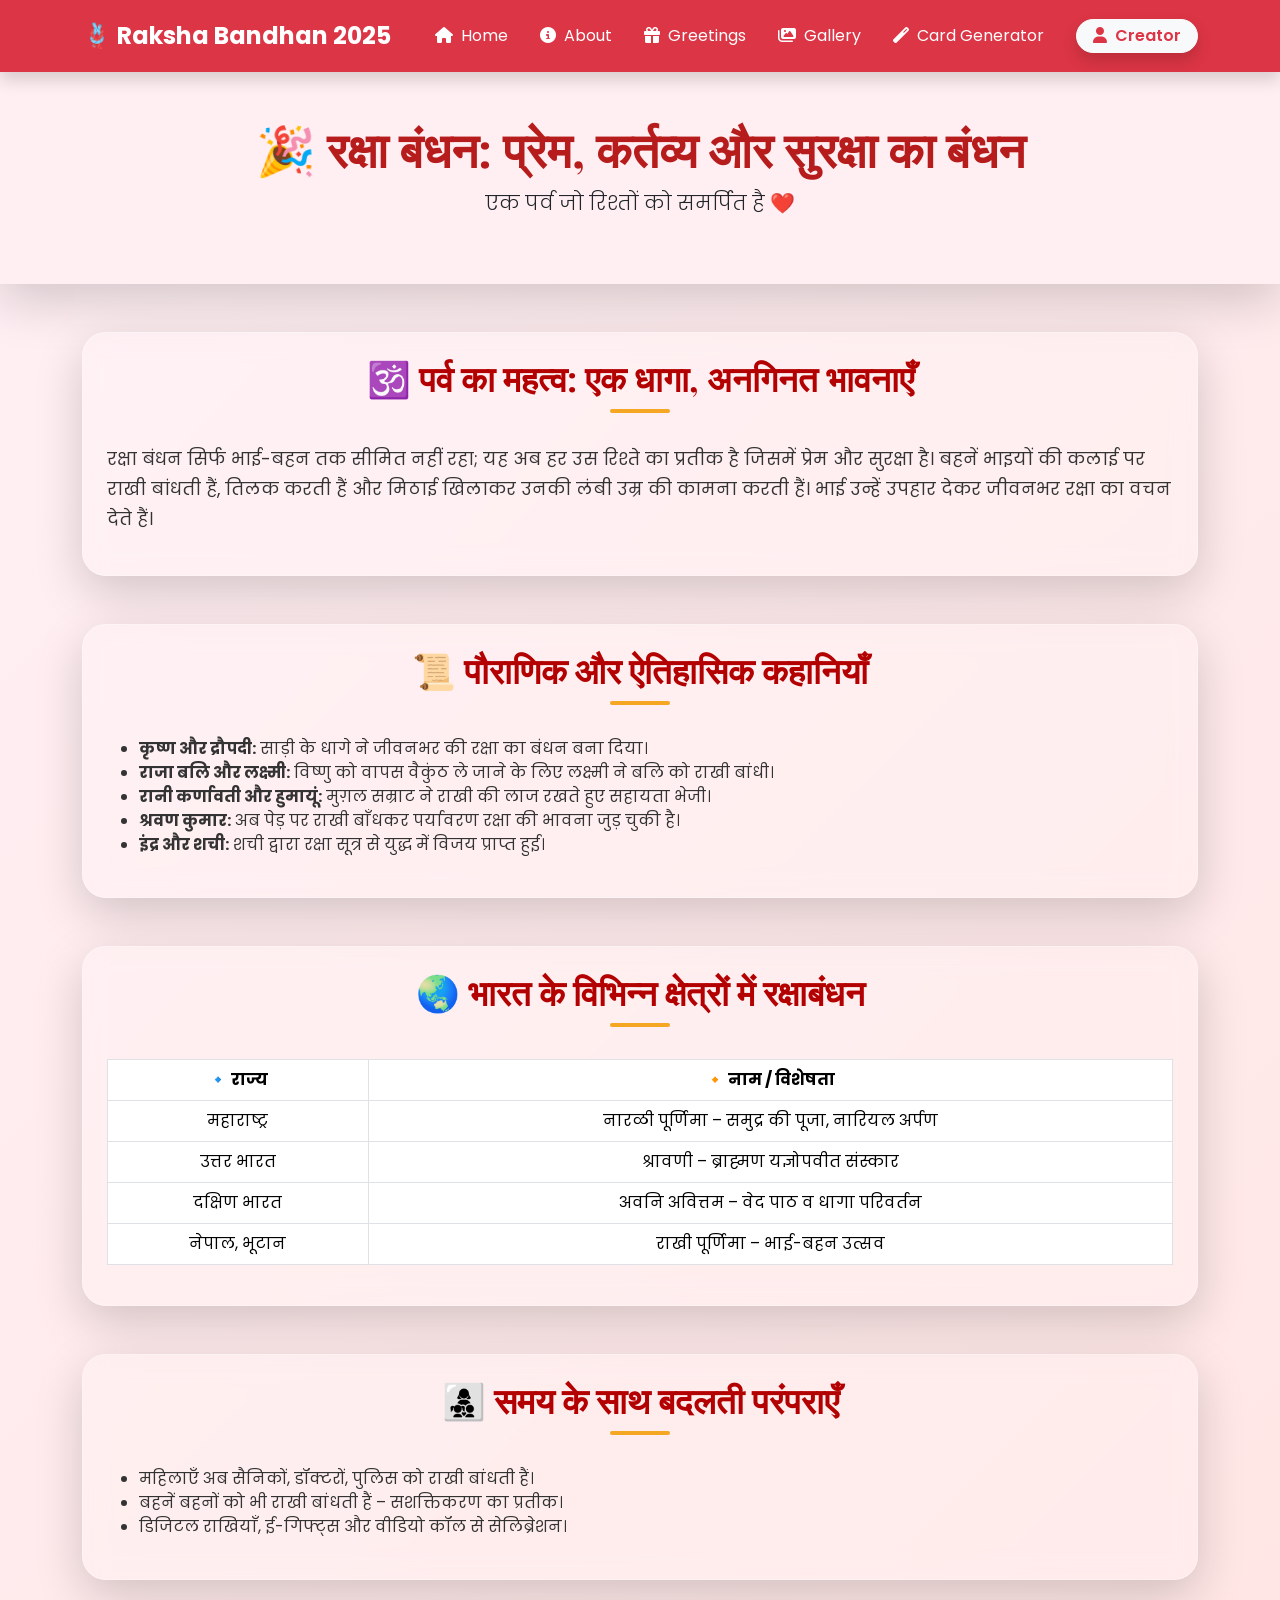
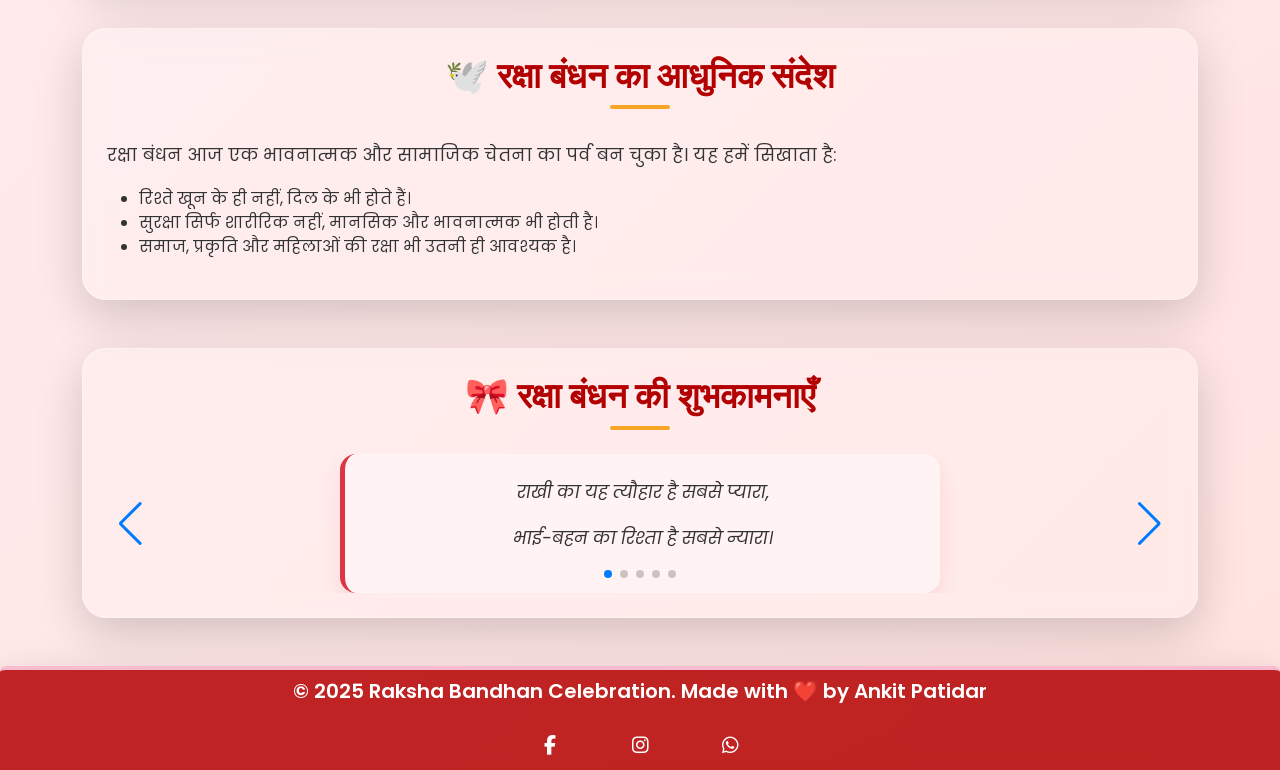
<file: about.html>
<!DOCTYPE html>
<html lang="hi">

<head>
  <meta charset="UTF-8" />
  <meta name="viewport" content="width=device-width, initial-scale=1.0" />
  <title>About Raksha Bandhan – राखी के बारे में</title>
  <link href="https://cdn.jsdelivr.net/npm/bootstrap@5.3.3/dist/css/bootstrap.min.css" rel="stylesheet" />
  <link rel="stylesheet" href="css/style.css" />
  <link rel="stylesheet" href="css/animation.css" />
  <!-- Swiper CSS -->
<link
  rel="stylesheet"
  href="https://cdn.jsdelivr.net/npm/swiper@11/swiper-bundle.min.css"
/>

  
</head>

<body>
  <!-- Header Include -->
  <div id="header"></div>

  <!-- Hero Section -->
  <section class="text-dark text-center py-5 shadow-lg"
  style="background-color: #ffeef2;">
  <div class="container">
    <h1 class="display-5 fw-bold">🎉 रक्षा बंधन: प्रेम, कर्तव्य और सुरक्षा का बंधन</h1>
    <p class="lead">एक पर्व जो रिश्तों को समर्पित है ❤️</p>
  </div>
</section>


  <!-- About Raksha Bandhan -->
  <section class="container my-5">
    <div class="p-4 glass-bg shadow-lg">
      <h2>🕉️ पर्व का महत्व: एक धागा, अनगिनत भावनाएँ</h2>
      <p>रक्षा बंधन सिर्फ भाई-बहन तक सीमित नहीं रहा; यह अब हर उस रिश्ते का प्रतीक है जिसमें प्रेम और सुरक्षा है। बहनें भाइयों की कलाई पर राखी बांधती हैं, तिलक करती हैं और मिठाई खिलाकर उनकी लंबी उम्र की कामना करती हैं। भाई उन्हें उपहार देकर जीवनभर रक्षा का वचन देते हैं।</p>
    </div>
  </section>

  <!-- Mythological Stories -->
  <section class="container my-5">
    <div class="p-4 glass-bg shadow-lg">
      <h2>📜 पौराणिक और ऐतिहासिक कहानियाँ</h2>
      <ul>
        <li><strong>कृष्ण और द्रौपदी:</strong> साड़ी के धागे ने जीवनभर की रक्षा का बंधन बना दिया।</li>
        <li><strong>राजा बलि और लक्ष्मी:</strong> विष्णु को वापस वैकुंठ ले जाने के लिए लक्ष्मी ने बलि को राखी बांधी।</li>
        <li><strong>रानी कर्णावती और हुमायूं:</strong> मुग़ल सम्राट ने राखी की लाज रखते हुए सहायता भेजी।</li>
        <li><strong>श्रवण कुमार:</strong> अब पेड़ पर राखी बाँधकर पर्यावरण रक्षा की भावना जुड़ चुकी है।</li>
        <li><strong>इंद्र और शची:</strong> शची द्वारा रक्षा सूत्र से युद्ध में विजय प्राप्त हुई।</li>
      </ul>
    </div>
  </section>

  <!-- Regional Variations -->
  <section class="container my-5">
    <div class="p-4 glass-bg shadow-lg">
      <h2>🌏 भारत के विभिन्न क्षेत्रों में रक्षाबंधन</h2>
      <div class="table-responsive">
        <table class="table table-bordered text-center align-middle">
          <thead>
            <tr>
              <th>🔹 राज्य</th>
              <th>🔸 नाम / विशेषता</th>
            </tr>
          </thead>
          <tbody>
            <tr>
              <td>महाराष्ट्र</td>
              <td>नारळी पूर्णिमा – समुद्र की पूजा, नारियल अर्पण</td>
            </tr>
            <tr>
              <td>उत्तर भारत</td>
              <td>श्रावणी – ब्राह्मण यज्ञोपवीत संस्कार</td>
            </tr>
            <tr>
              <td>दक्षिण भारत</td>
              <td>अवनि अवित्तम – वेद पाठ व धागा परिवर्तन</td>
            </tr>
            <tr>
              <td>नेपाल, भूटान</td>
              <td>राखी पूर्णिमा – भाई-बहन उत्सव</td>
            </tr>
          </tbody>
        </table>
      </div>
    </div>
  </section>

  <!-- Changing Traditions -->
  <section class="container my-5">
    <div class="p-4 glass-bg shadow-lg">
      <h2>👩‍👧‍👦 समय के साथ बदलती परंपराएँ</h2>
      <ul>
        <li>महिलाएँ अब सैनिकों, डॉक्टरों, पुलिस को राखी बांधती हैं।</li>
        <li>बहनें बहनों को भी राखी बांधती हैं – सशक्तिकरण का प्रतीक।</li>
        <li>डिजिटल राखियाँ, ई-गिफ्ट्स और वीडियो कॉल से सेलिब्रेशन।</li>
      </ul>
    </div>
  </section>

  <!-- Modern Message -->
  <section class="container my-5">
    <div class="p-4 glass-bg shadow-lg">
      <h2>🕊️ रक्षा बंधन का आधुनिक संदेश</h2>
      <p>रक्षा बंधन आज एक भावनात्मक और सामाजिक चेतना का पर्व बन चुका है। यह हमें सिखाता है:</p>
      <ul>
        <li>रिश्ते खून के ही नहीं, दिल के भी होते हैं।</li>
        <li>सुरक्षा सिर्फ शारीरिक नहीं, मानसिक और भावनात्मक भी होती है।</li>
        <li>समाज, प्रकृति और महिलाओं की रक्षा भी उतनी ही आवश्यक है।</li>
      </ul>
    </div>
  </section>

  <!-- Wishes Swiper Slider -->
<section class="container my-5">
  <div class="p-4 glass-bg shadow-lg text-center">
    <h2 class="mb-4">🎀 रक्षा बंधन की शुभकामनाएँ</h2>

    <!-- Swiper -->
    <div class="swiper mySwiper">
      <div class="swiper-wrapper">

        <div class="swiper-slide">
          <div class="quote-box">
            <p>राखी का यह त्यौहार है सबसे प्यारा,</p>
            <p>भाई-बहन का रिश्ता है सबसे न्यारा।</p>
          </div>
        </div>

        <div class="swiper-slide">
          <div class="quote-box">
            <p>एक धागा जो भावनाओं को जोड़ता है,</p>
            <p>हर रिश्ता उसमें और मजबूत होता है।</p>
          </div>
        </div>

        <div class="swiper-slide">
          <div class="quote-box">
            <p>रिश्तों की मिठास है राखी का त्योहार,</p>
            <p>भाई-बहन के स्नेह का अमिट उपहार।</p>
          </div>
        </div>

        <div class="swiper-slide">
          <div class="quote-box">
            <p>तू है मेरी बहना सबसे खास,</p>
            <p>तेरी राखी से जुड़ा हर एहसास।</p>
          </div>
        </div>

        <div class="swiper-slide">
          <div class="quote-box">
            <p>रक्षा का वादा, साथ निभाने का इरादा,</p>
            <p>हर राखी में छुपा होता है स्नेह का धागा।</p>
          </div>
        </div>

      </div>

      <!-- Swiper Navigation -->
      <div class="swiper-button-next"></div>
      <div class="swiper-button-prev"></div>
      <div class="swiper-pagination mt-3"></div>
    </div>
  </div>
</section>

  

  <!-- Footer Include -->
  <div id="footer"></div>

  <!-- Bootstrap & Custom JS -->
  <script src="https://cdn.jsdelivr.net/npm/bootstrap@5.3.3/dist/js/bootstrap.bundle.min.js"></script>
  <script src="https://cdn.jsdelivr.net/npm/swiper@11/swiper-bundle.min.js"></script>

  <script src="js/main.js"></script>
</body>
</html>
</file>
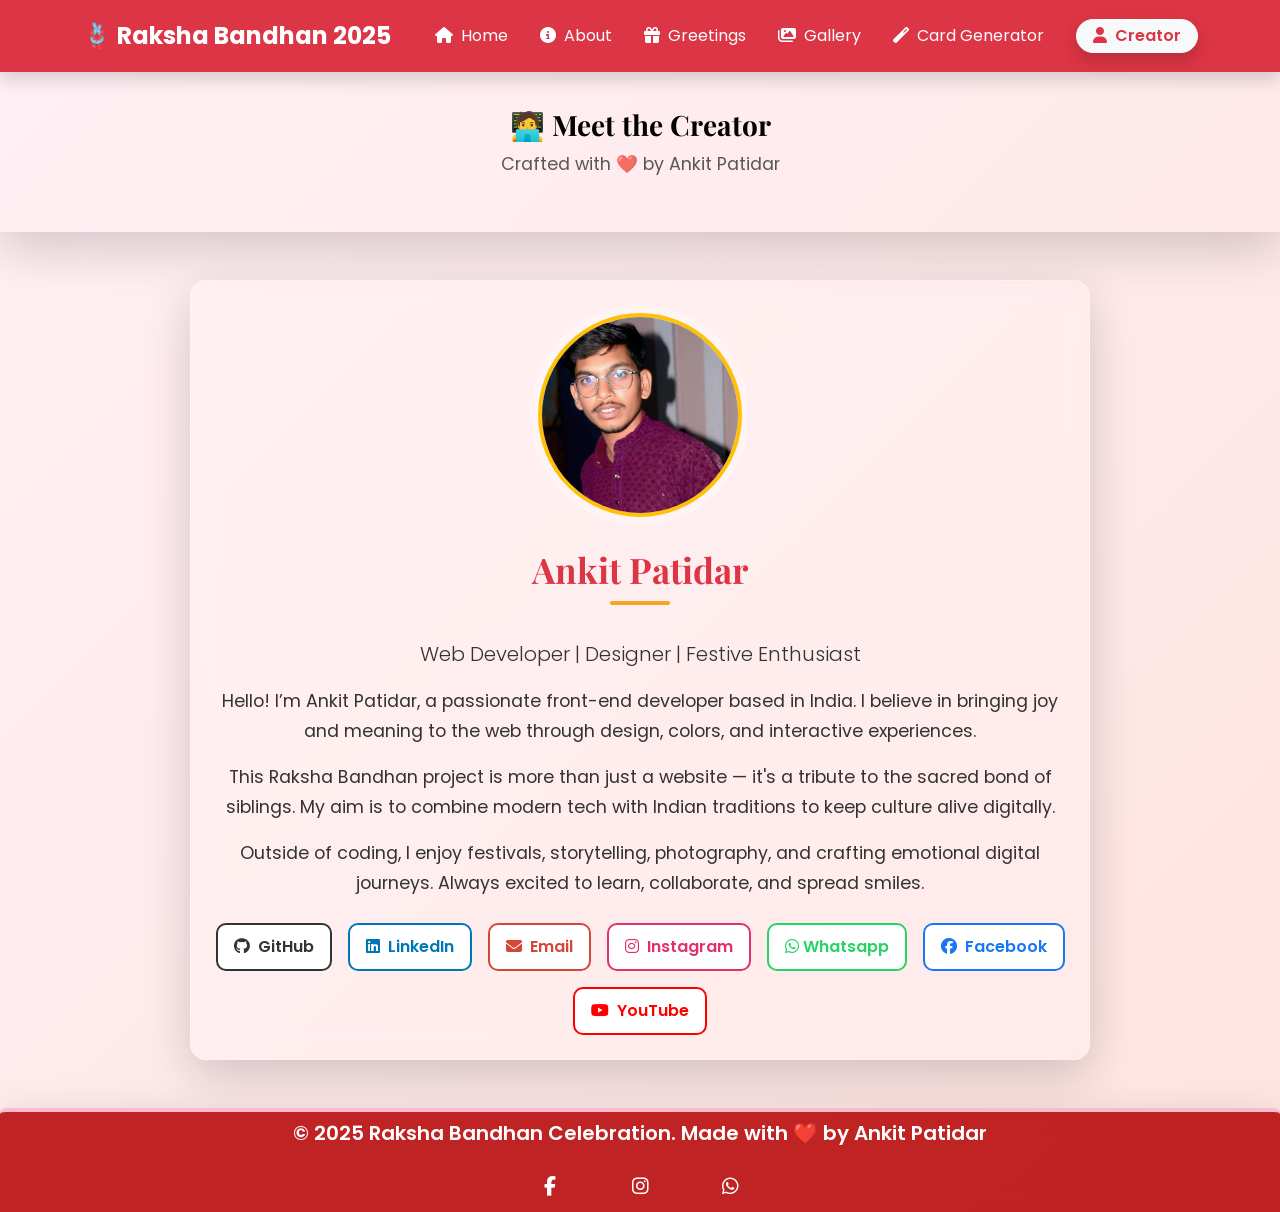
<file: creator.html>
<!DOCTYPE html>
<html lang="en">
<head>
  <meta charset="UTF-8" />
  <meta name="viewport" content="width=device-width, initial-scale=1.0"/>
  <title>About the Creator – Ankit Patidar</title>

  <!-- Bootstrap -->
  <link rel="stylesheet" href="https://cdn.jsdelivr.net/npm/bootstrap@5.3.3/dist/css/bootstrap.min.css"/>

  <!-- Font Awesome -->
  <link rel="stylesheet" href="https://cdnjs.cloudflare.com/ajax/libs/font-awesome/6.5.0/css/all.min.css" />

  <!-- AOS Animation -->
  <link href="https://unpkg.com/aos@2.3.4/dist/aos.css" rel="stylesheet">

  <!-- Custom CSS -->
  <link rel="stylesheet" href="css/style.css" />
</head>
<body>

  <!-- Header -->
  <div id="header"></div>

  <!-- Hero Section -->
  <section class="text-center py-4 shadow-lg creator-hero">
  <div class="container">
    <h1 class="fw-bold h3">🧑‍💻 Meet the Creator</h1>
    <p class="text-muted">Crafted with ❤️ by Ankit Patidar</p>
  </div>
</section>


  <!-- Creator Profile Section -->
  <section class="container my-5">
    <div class="d-flex justify-content-center">
      <div class="glass-bg p-4 rounded-4 shadow-lg text-center" style="max-width: 900px;" data-aos="zoom-in">

        <!-- Image -->
        <div class="glass-img p-2 rounded-circle mx-auto mb-4" style="width: 220px; height: 220px;">
          <img src="/image/ankit.jpg" alt="Ankit Patidar" class="img-fluid rounded-circle profile-img" />
        </div>

        <!-- Text -->
        <h2 class="text-danger">Ankit Patidar</h2>
        <p class="lead">Web Developer | Designer | Festive Enthusiast</p>
        <p>Hello! I’m Ankit Patidar, a passionate front-end developer based in India. I believe in bringing joy and meaning to the web through design, colors, and interactive experiences.</p>
        <p>This Raksha Bandhan project is more than just a website — it's a tribute to the sacred bond of siblings. My aim is to combine modern tech with Indian traditions to keep culture alive digitally.</p>
        <p>Outside of coding, I enjoy festivals, storytelling, photography, and crafting emotional digital journeys. Always excited to learn, collaborate, and spread smiles.</p>

        <!-- Social Links -->
       <div class="mt-4 d-flex flex-wrap justify-content-center gap-3">
  <a href="https://github.com/Ankitrupayla" target="_blank" class="btn social-btn github">
    <i class="fab fa-github me-1"></i> GitHub
  </a>
  <a href="https://www.linkedin.com/in/ankit-patidar-6b039026a?utm_source=share&utm_campaign=share_via&utm_content=profile&utm_medium=android_app  target="_blank" class="btn social-btn linkedin">
    <i class="fab fa-linkedin me-1"></i> LinkedIn
  </a>
  <a href="mailto:ankitrupayla@gmail.com" class="btn social-btn email">
    <i class="fas fa-envelope me-1"></i> Email
  </a>
  <a href="https://www.instagram.com/ankit.rupayla_/" target="_blank" class="btn social-btn instagram">
    <i class="fab fa-instagram me-1"></i> Instagram
  </a>
  <a href="https://wa.me/7440989857"  target="_blank" class="btn social-btn twitter">
    <i class="fab fa-whatsapp"></i> Whatsapp
  </a>
  <a href="https://www.facebook.com/ankit.patidar.766386" target="_blank" class="btn social-btn facebook">
    <i class="fab fa-facebook me-1"></i> Facebook
  </a>
  <a href="https://www.youtube.com/channel/UCk8OEdX99Kn2xGMNr9gABng target="_blank" class="btn social-btn youtube">
    <i class="fab fa-youtube me-1"></i> YouTube
  </a>
</div>

      </div>
    </div>
  </section>

  <!-- Footer -->
  <div id="footer"></div>

  <!-- Scripts -->
  <script src="https://cdn.jsdelivr.net/npm/bootstrap@5.3.3/dist/js/bootstrap.bundle.min.js"></script>
  <script src="https://unpkg.com/aos@2.3.4/dist/aos.js"></script>
  <script>
    AOS.init();
  </script>
  <script src="js/main.js"></script>
</body>
</html>
</file>
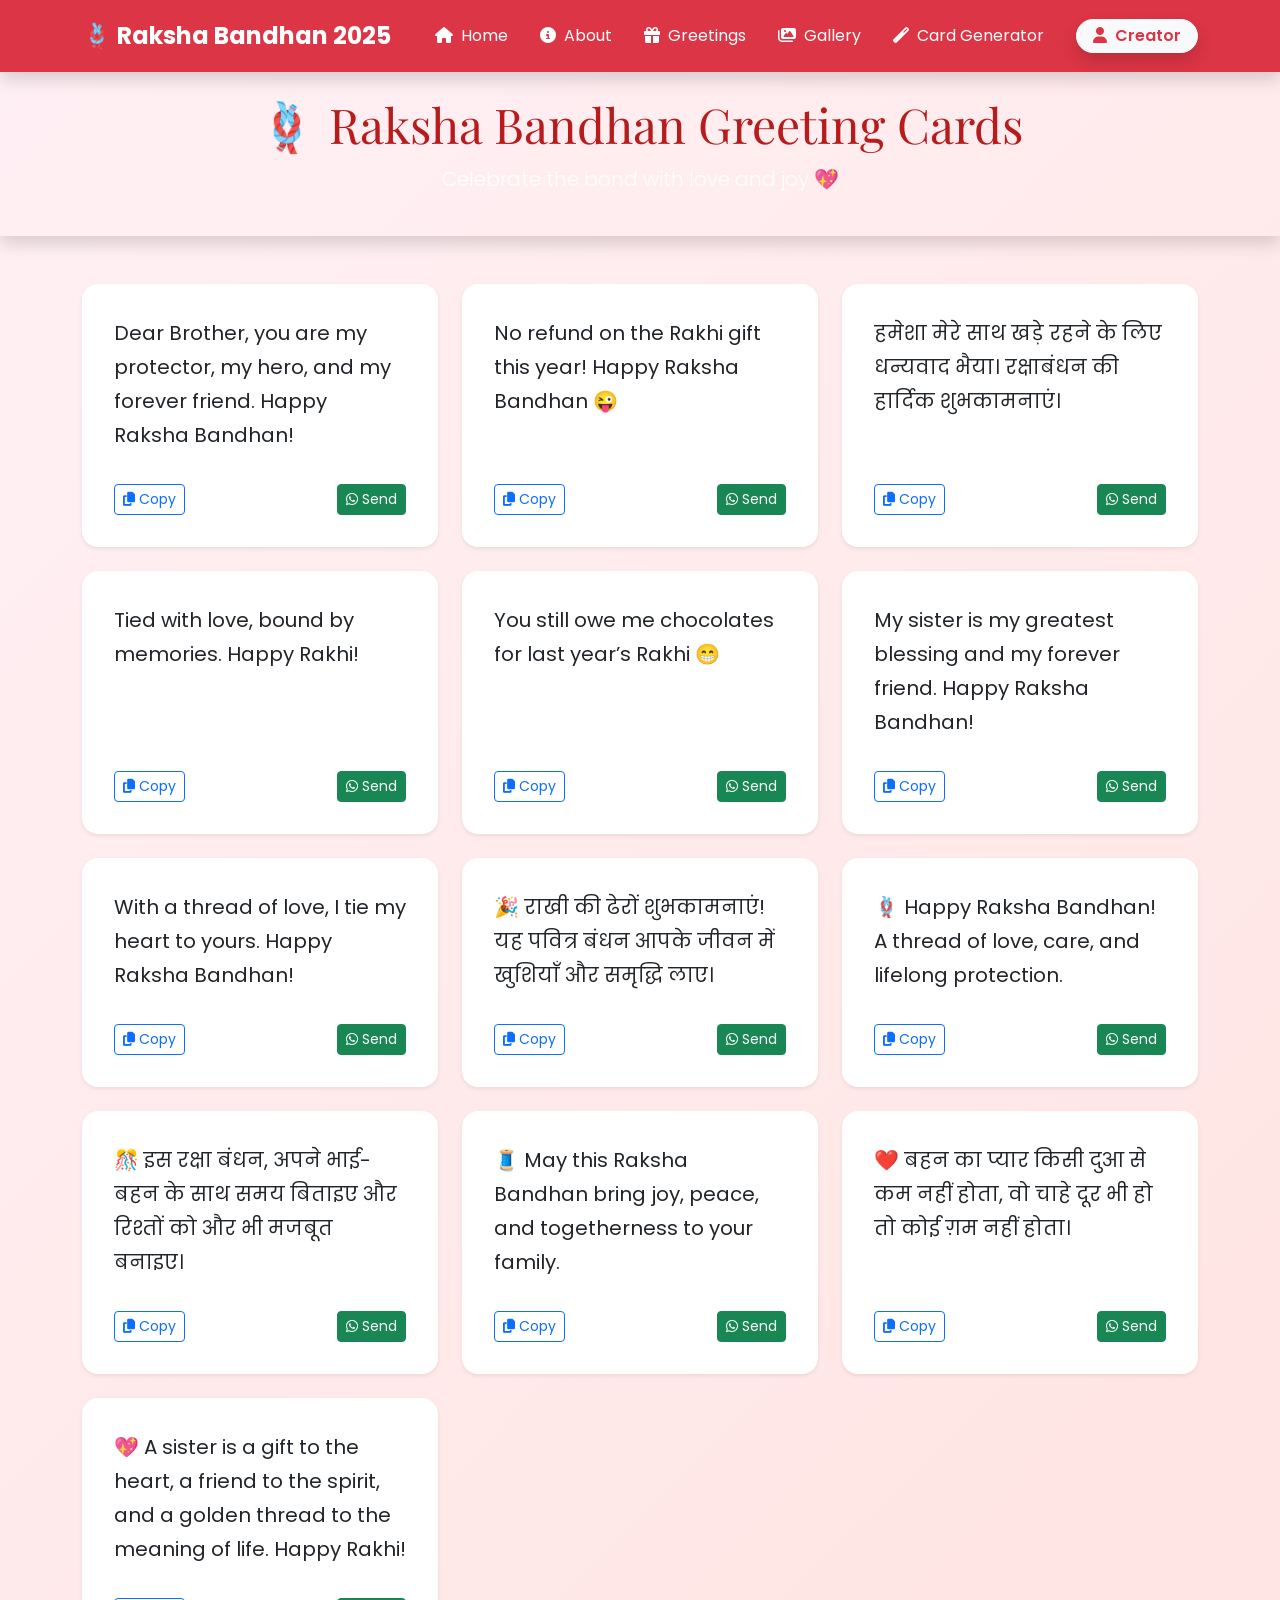
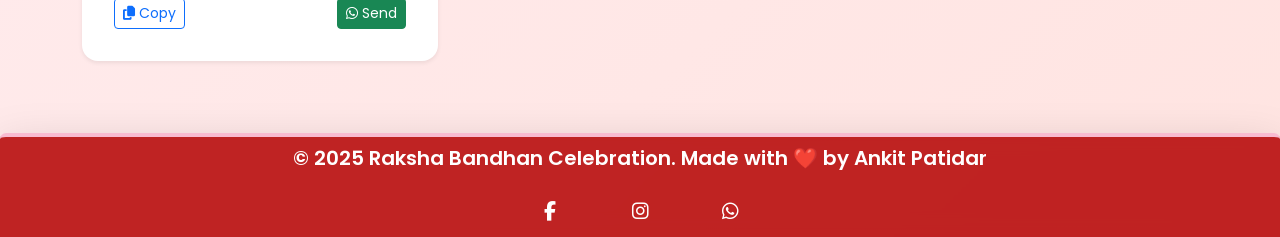
<file: greeting.html>
<!DOCTYPE html>
<html lang="en">
<head>
  <meta charset="UTF-8" />
  <meta name="viewport" content="width=device-width, initial-scale=1.0" />
  <title>Raksha Bandhan Greetings</title>

  <!-- Bootstrap -->
  <link href="https://cdn.jsdelivr.net/npm/bootstrap@5.3.3/dist/css/bootstrap.min.css" rel="stylesheet" />
  <!-- Font Awesome for icons -->
  <link rel="stylesheet" href="https://cdnjs.cloudflare.com/ajax/libs/font-awesome/6.5.0/css/all.min.css" />
  <!-- Custom CSS -->
  <link rel="stylesheet" href="css/style.css" />
</head>
<body>
  <!-- Header Include -->
  <div id="header"></div>
  <header class="text-white text-center py-4 shadow custom-header">
  <h1 class="display-5">🪢 Raksha Bandhan Greeting Cards</h1>
  <p class="lead">Celebrate the bond with love and joy 💖</p>
</header>

  <main class="container my-5">
    <div class="row" id="greetings-container">
      <!-- Greeting cards will be injected here -->
    </div>
  </main>

  <!-- Footer Include -->
  <div id="footer"></div>

  <!-- Script -->
  <script src="js/greeting.js"></script>
    <script src="js/main.js"></script>

</body>
</html>
</file>
<file: css/animation.css>
/* ================================
   animation.css – Custom Animations
   ================================ */

/* -------------------------------
   Rakhi Float Animation
---------------------------------- */
@keyframes rakhiFloat {
  0% { transform: translateY(0); }
  50% { transform: translateY(-10px); }
  100% { transform: translateY(0); }
}

.rakhi-float {
  animation: rakhiFloat 3s ease-in-out infinite;
}

/* -------------------------------
   Confetti Pop Animation
---------------------------------- */
@keyframes confettiPop {
  0% {
    opacity: 0;
    transform: translateY(0) scale(0.5);
  }
  50% {
    opacity: 1;
    transform: translateY(-100px) scale(1);
  }
  100% {
    opacity: 0;
    transform: translateY(-200px) scale(0.5);
  }
}

.confetti {
  width: 10px;
  height: 10px;
  background-color: #f5a623;
  position: absolute;
  animation: confettiPop 1.5s ease-out forwards;
  z-index: 1050; /* above Bootstrap components */
  border-radius: 50%;
}

/* Extra Confetti Colors for Random Mix */
.confetti.red { background-color: #e74c3c; }
.confetti.blue { background-color: #3498db; }
.confetti.green { background-color: #2ecc71; }
.confetti.purple { background-color: #9b59b6; }
.confetti.yellow { background-color: #f1c40f; }

/* -------------------------------
   Card Flip Animation – Bootstrap 3D
---------------------------------- */
.card-flip {
  perspective: 1000px;
  transform-style: preserve-3d;
  cursor: pointer;
}

.card-flip-inner {
  position: relative;
  width: 100%;
  height: 100%;
  transform-style: preserve-3d;
  transition: transform 0.8s cubic-bezier(0.4, 0.2, 0.2, 1);
  will-change: transform;
}

.card-flip:hover .card-flip-inner,
.card-flip-inner.flipped {
  transform: rotateY(180deg);
}

.card-front,
.card-back {
  position: absolute;
  width: 100%;
  height: 100%;
  backface-visibility: hidden;
  border-radius: 1rem;
  overflow: hidden;
  box-shadow: 0 0.5rem 1rem rgba(0,0,0,0.15);
}

.card-front {
  background: #fff;
}

.card-back {
  background: #ffecec;
  transform: rotateY(180deg);
}

/* -------------------------------
   Fade-in On Scroll
---------------------------------- */
.fade-in {
  opacity: 0;
  transform: translateY(30px);
  transition: opacity 1s ease-out, transform 1s ease-out;
  will-change: opacity, transform;
}

.fade-in.visible {
  opacity: 1;
  transform: translateY(0);
}

/* Fade-in from Left and Right */
.fade-in-left {
  opacity: 0;
  transform: translateX(-50px);
  transition: opacity 1s ease, transform 1s ease;
}

.fade-in-right {
  opacity: 0;
  transform: translateX(50px);
  transition: opacity 1s ease, transform 1s ease;
}

.fade-in-left.visible,
.fade-in-right.visible {
  opacity: 1;
  transform: translateX(0);
}

/* -------------------------------
   Countdown Blink
---------------------------------- */
@keyframes blink {
  0%, 100% { visibility: visible; }
  50% { visibility: hidden; }
}

.blink {
  animation: blink 1s steps(2, start) infinite;
}

/* -------------------------------
   Bootstrap 3D Button Effect
---------------------------------- */
.btn-3d {
  position: relative;
  border: none;
  outline: none;
  background-color: #dc3545;
  color: white;
  padding: 0.75rem 1.5rem;
  font-weight: bold;
  border-radius: 0.5rem;
  box-shadow: 0 0.3rem #a71d2a;
  transition: all 0.2s ease;
}

.btn-3d:hover {
  box-shadow: 0 0.1rem #a71d2a;
  transform: translateY(2px);
}

.btn-3d:active {
  box-shadow: 0 0 #a71d2a;
  transform: translateY(4px);
}

/* -------------------------------
   Accessibility – Reduce Motion
---------------------------------- */
@media (prefers-reduced-motion: reduce) {
  .rakhi-float,
  .confetti,
  .card-flip-inner,
  .fade-in,
  .fade-in-left,
  .fade-in-right,
  .blink {
    animation: none !important;
    transition: none !important;
  }
}
/* animation.css – Custom Animations */

@keyframes rakhiFloat {
  0% { transform: translateY(0); }
  50% { transform: translateY(-10px); }
  100% { transform: translateY(0); }
}
</file>
<file: css/style.css>
/* =======================================
   style.css – Main Raksha Bandhan Styles
   Cleaned & Optimized with Bootstrap 5
========================================== */

/* Import Fonts */
@import url('https://fonts.googleapis.com/css2?family=Poppins:wght@400;600&family=Playfair+Display:wght@600&display=swap');

/* Global Styles */
body {
  font-family: 'Poppins', sans-serif, Arial, sans-serif;
  background: linear-gradient(135deg, #fff0f5, #ffe4e1);
  color: #333;
  overflow-x: hidden;
  margin: 0;
  padding: 0;
}

h1, h2, h3, h4, h5, h6 {
  font-family: 'Playfair Display', serif;
  color: #b71c1c;
}

p {
  font-size: 1.1rem;
  line-height: 1.7;
}

/* Hero Section */
.hero-section {
  background: linear-gradient(-45deg, #ff5e62, #ff9966, #ff5e62, #ffc371);
  background-size: cover;
  color: gold;
  min-height: 50vh;
  display: flex;
  align-items: center;
  justify-content: center;
  position: relative;
  animation: gradientBG 12s ease infinite;
}

.hero-section .lead {
  color: lightcoral;
}

.hero-section .overlay {
  background: rgba(0, 0, 0, 0.5);
  padding: 3rem;
  border-radius: 2rem;
  text-align: center;
  color: white;
  max-width: 900px;
  position: relative;
  z-index: 1;
}

/* Section Headings */
section h2 {
  font-weight: 700;
  font-size: 2.2rem;
  text-align: center;
  margin-bottom: 2rem;
  color: #b30000;
  position: relative;
}

section h2::after {
  content: '';
  width: 60px;
  height: 4px;
  background: #f5a623;
  display: block;
  margin: 10px auto 0;
  border-radius: 2px;
}

section h3 {
  font-weight: 600;
}

/* Buttons */
.btn-warning {
  background-color: #f5a623;
  border: none;
  color: white;
  font-weight: bold;
  padding: 0.75rem 1.5rem;
  border-radius: 1rem;
  transition: transform 0.3s ease, box-shadow 0.3s ease;
}

.btn-warning:hover {
  transform: translateY(-3px) scale(1.05);
  box-shadow: 0 6px 20px rgba(245, 166, 35, 0.6);
}

#download-btn:hover {
  background-color: #28a745;
  color: #fff;
  box-shadow: 0 0 10px #28a745;
}

#share-btn:hover {
  background-color: #007bff;
  color: #fff;
  box-shadow: 0 0 10px #007bff;
}

/* Cards & Components */
.card-style {
  background: rgba(255, 255, 255, 0.2);
  backdrop-filter: blur(12px);
  border-radius: 20px;
  border: 1px solid rgba(255, 255, 255, 0.3);
  box-shadow: 0 8px 24px rgba(0, 0, 0, 0.15);
  transition: transform 0.3s ease, box-shadow 0.3s ease;
}

.card-style:hover {
  transform: scale(1.01);
  box-shadow: 0 12px 30px rgba(255, 105, 180, 0.4);
}

.card-rakhi-animation {
  position: absolute;
  top: -20px;
  right: -10px;
  width: 80px;
  opacity: 0.9;
  z-index: 1;
  animation: rakhiFloat 3s infinite ease-in-out;
}

/* Swiper Image Gallery */
.swiper {
  width: 100%;
  padding: 20px 0 40px;
}

.swiper-slide {
  display: flex;
  align-items: center;
  justify-content: center;
  text-align: center;
}

.swiper-slide img,
.memory-image {
  max-height: 400px;
  object-fit: cover;
  border-radius: 1rem;
  margin: auto;
  box-shadow: 0 4px 12px rgba(0, 0, 0, 0.15);
}

/* Quotes */
.quote-box {
  font-style: italic;
  background: #fff3f3;
  border-left: 5px solid #dc3545;
  padding: 1.5rem;
  border-radius: 1rem;
  max-width: 600px;
  margin: 0 auto;
  box-shadow: 0 10px 20px rgba(220, 53, 69, 0.1);
}

/* Count Box */
.count-box {
  background: #fff;
  color: #d63384;
  padding: 0.5rem 1.25rem;
  border-radius: 10px;
  font-weight: bold;
  font-size: 1.1rem;
  box-shadow: 0 0 12px rgba(214, 51, 132, 0.4);
  display: inline-block;
}

/* Footer */
footer {
  background: rgba(136, 14, 79, 0.95);
  color: white;
  padding: 2rem 0;
  text-align: center;
  border-top: 4px solid #f8bbd0;
  box-shadow: 0 -5px 20px rgba(0, 0, 0, 0.2);
}

footer p {
  margin-bottom: 0.5rem;
  font-size: 1rem;
}

footer a {
  color: #fff;
  font-size: 1.5rem;
  margin: 0 0.75rem;
  transition: color 0.3s ease, transform 0.3s ease;
}

footer a:hover {
  color: #ffeb3b;
  transform: scale(1.2);
}

/* Table Styling */
table {
  background: white;
}

th {
  background-color: #ffe0e0;
}

/* Frosted Glass & Effects */
.glass,
.glass-bg {
  background: rgba(255, 255, 255, 0.2);
  backdrop-filter: blur(12px);
  -webkit-backdrop-filter: blur(12px);
  border: 1px solid rgba(255, 255, 255, 0.3);
  box-shadow: 0 8px 32px rgba(31, 38, 135, 0.2);
  border-radius: 1.5rem;
  transition: transform 0.4s ease, box-shadow 0.3s ease;
}

.glass-bg:hover {
  transform: perspective(1000px) rotateY(2deg) scale(1.02);
  box-shadow: 0 10px 30px rgba(0, 0, 0, 0.2);
}

.glass-img {
  background: rgba(255, 255, 255, 0.15);
  backdrop-filter: blur(6px);
  overflow: hidden;
}

.profile-img {
  width: 100%;
  height: 100%;
  object-fit: cover;
  border: 4px solid #ffc107;
  transition: transform 0.4s ease, box-shadow 0.4s ease;
}

.glass-img:hover .profile-img {
  transform: scale(1.08);
  box-shadow: 0 0 25px rgba(255, 215, 0, 0.7);
}

/* Animation Utilities */
.animated-zoom {
  transition: all 0.4s ease-in-out;
}

.animated-zoom:hover {
  transform: scale(1.05);
}

.shadow-3d {
  box-shadow: 0 6px 20px rgba(0, 0, 0, 0.15);
  transition: box-shadow 0.3s ease-in-out;
}

.shadow-3d:hover {
  box-shadow: 0 12px 40px rgba(0, 0, 0, 0.3);
}

@keyframes rakhiFloat {
  0% { transform: translateY(0); }
  50% { transform: translateY(-10px); }
  100% { transform: translateY(0); }
}

/* Social Media Buttons */
.social-btn {
  font-weight: 600;
  padding: 10px 16px;
  border-radius: 10px;
  background-color: white;
  transition: all 0.3s ease;
  border: 2px solid transparent;
  color: #333;
}

.social-btn:hover {
  transform: translateY(-3px) scale(1.03);
  background-color: #f9f9f9;
  box-shadow: 0 0 10px rgba(0, 0, 0, 0.08);
  text-decoration: none;
}

.github { color: #333; border-color: #333; }
.github:hover { background-color: #333; color: white; }

.linkedin { color: #0077B5; border-color: #0077B5; }
.linkedin:hover { background-color: #0077B5; color: white; }

.email { color: #D44638; border-color: #D44638; }
.email:hover { background-color: #D44638; color: white; }

.instagram { color: #E1306C; border-color: #E1306C; }
.instagram:hover { background-color: #E1306C; color: white; }

.twitter { color:#25D366; border-color: #25D366; }
.twitter:hover { background-color: #25D366; color: white; }

.facebook { color: #1877F2; border-color: #1877F2; }
.facebook:hover { background-color: #1877F2; color: white; }

.youtube { color: #FF0000; border-color: #FF0000; }
.youtube:hover { background-color: #FF0000; color: white; }

.creator-hero {
  background-color: transparent;
  color: #000;
  min-height: 160px;
  display: flex;
  align-items: center;
  justify-content: center;
}

.creator-hero h1,
.creator-hero p {
  color: #000;
}

.icon-circle {
  display: inline-flex;
  align-items: center;
  justify-content: center;
  width: 42px;
  height: 42px;
  border-radius: 50%;
  color: white;
  text-decoration: none !important;
  transition: all 0.3s ease;
  font-size: 1.2rem;
}

.icon-circle:hover {
  color: white;
  transform: scale(1.1);
}

.bg-facebook:hover { background-color: #1877F2; }
.bg-instagram:hover {
  background: linear-gradient(45deg, #833ab4, #c13584, #e1306c, #fd1d1d, #f56040);
}
.bg-twitter:hover { background-color: #1DA1F2; }
.bg-whatsapp:hover { background-color: #25D366; }

.overlay.glass {
  background: rgba(255, 255, 255, 0.1);
  backdrop-filter: blur(10px);
  -webkit-backdrop-filter: blur(10px);
  border: 1px solid rgba(255, 255, 255, 0.2);
  box-shadow: 0 8px 32px 0 rgba(31, 38, 135, 0.37);
  color: #fff;
}

.overlay.glass h1 { color: #ffe7ad; }
.overlay.glass p,
.overlay.glass span { color: #fff9e6; }
.overlay.glass a.btn-warning { color: #000; }

.glow-on-hover:hover {
  box-shadow: 0 0 20px #ffc107, 0 0 30px #ffc107, 0 0 40px #ffc107;
  transform: scale(1.05);
  transition: all 0.3s ease-in-out;
}

@keyframes gradientBG {
  0% { background-position: 0% 50%; }
  50% { background-position: 100% 50%; }
  100% { background-position: 0% 50%; }
}

.frosted-countdown-card {
  background: rgba(255, 193, 7, 0.3);
  backdrop-filter: blur(10px) saturate(180%);
  -webkit-backdrop-filter: blur(10px) saturate(180%);
  border: 1px solid rgba(255, 193, 7, 0.3);
  transform: perspective(1000px) rotateX(2deg);
  box-shadow: 0 8px 32px rgba(0, 0, 0, 0.2);
}

.card-container {
  display: flex;
  align-items: center;
  justify-content: center;
  gap: 1rem;
  background: linear-gradient(135deg, #fffbe6, #ffe4f1);
  padding: 1.5rem;
  border-radius: 1.5rem;
  box-shadow: 0 0 25px rgba(0, 0, 0, 0.08);
  position: relative;
}

.card-preview {
  flex: 1;
  min-width: 250px;
  background: white;
  border-radius: 1rem;
  padding: 2rem;
  box-shadow: 0 0 12px rgba(255, 105, 180, 0.3);
  position: relative;
}

.ribbon {
  position: absolute;
  top: -12px;
  left: -12px;
  background: #ffd700;
  color: #6a0572;
  padding: 6px 16px;
  border-radius: 0 0 12px 0;
  font-weight: bold;
  box-shadow: 0 2px 8px rgba(255, 215, 0, 0.5);
}

.border {
  display: flex;
  flex-direction: column;
  align-items: center;
  gap: 1rem;
}

.swirl {
  width: 40px;
  height: 40px;
  border: 4px solid #ffcc00;
  border-radius: 50%;
  margin: 10px auto;
  background: radial-gradient(circle at center, #fff176 30%, transparent 70%);
  box-shadow: 0 0 8px #ffeb3b;
  animation: swirl-spin 4s linear infinite;
}

@keyframes swirl-spin {
  0% { transform: rotate(0deg); }
  100% { transform: rotate(360deg); }
}

.circle-deco {
  width: 20px;
  height: 20px;
  background: radial-gradient(circle, #e91e63, #880e4f);
  border: 3px solid gold;
  border-radius: 50%;
  margin: 10px auto;
  box-shadow: 0 0 12px rgba(233, 30, 99, 0.7);
}

@media (max-width: 768px) {
  .card-container {
    flex-direction: column;
  }

  .border.left, .border.right {
    flex-direction: row;
  }
}

/* 🌟 Raksha Bandhan Card Style */
.rakhi-theme {
  background: linear-gradient(135deg, #6a0572, #ab218e);
  border: 2px solid #ffd700;
  border-radius: 1rem;
  box-shadow: 0 0 20px rgba(255, 215, 0, 0.3), 0 0 8px rgba(171, 33, 142, 0.5);
  position: relative;
  color: #fff8dc;
  transition: all 0.3s ease;
}

.rakhi-theme:hover {
  box-shadow: 0 0 35px rgba(255, 215, 0, 0.7), 0 0 12px rgba(171, 33, 142, 0.6);
  transform: scale(1.02);
  transition: all 0.3s ease-in-out;
}

.rakhi-theme h5,
.rakhi-theme h6 {
  color: #fff0f5;
}

.rakhi-theme p {
  color: #fce4ec;
}
</file>
